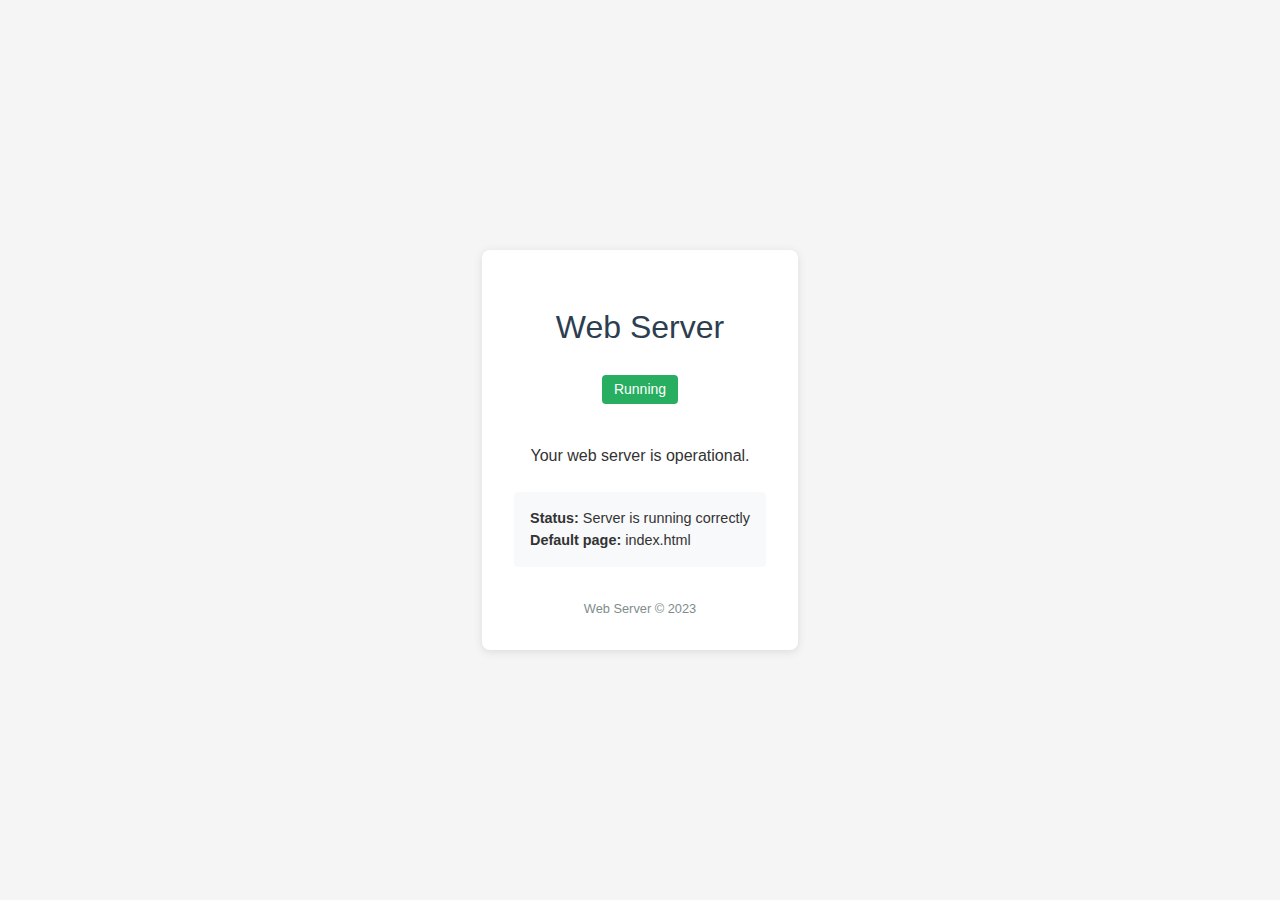
<file: config/index.html>
<!DOCTYPE html>
<html lang="en">
<head>
    <meta charset="UTF-8">
    <meta name="viewport" content="width=device-width, initial-scale=1.0">
    <title>Web Server</title>
    <style>
        body {
            font-family: -apple-system, BlinkMacSystemFont, 'Segoe UI', Roboto, sans-serif;
            margin: 0;
            padding: 0;
            display: flex;
            justify-content: center;
            align-items: center;
            min-height: 100vh;
            background-color: #f5f5f5;
            color: #333;
            line-height: 1.5;
        }
        
        .container {
            max-width: 600px;
            background: white;
            padding: 2rem;
            border-radius: 8px;
            box-shadow: 0 2px 10px rgba(0, 0, 0, 0.1);
            text-align: center;
        }
        
        h1 {
            font-weight: 400;
            margin-bottom: 1.5rem;
            color: #2c3e50;
        }
        
        .status {
            display: inline-block;
            background: #27ae60;
            color: white;
            padding: 0.25rem 0.75rem;
            border-radius: 4px;
            font-size: 0.875rem;
            margin-bottom: 1.5rem;
        }
        
        .info {
            text-align: left;
            background: #f8f9fa;
            padding: 1rem;
            border-radius: 4px;
            margin: 1.5rem 0;
            font-size: 0.9rem;
        }
        
        .footer {
            margin-top: 2rem;
            font-size: 0.8rem;
            color: #7f8c8d;
        }
    </style>
</head>
<body>
    <div class="container">
        <h1>Web Server</h1>
        <div class="status">Running</div>
        <p>Your web server is operational.</p>
        
        <div class="info">
            <div><strong>Status:</strong> Server is running correctly</div>
            <div><strong>Default page:</strong> index.html</div>
        </div>
        
        <div class="footer">
            Web Server &copy; 2023
        </div>
    </div>
</body>
</html>
</file>
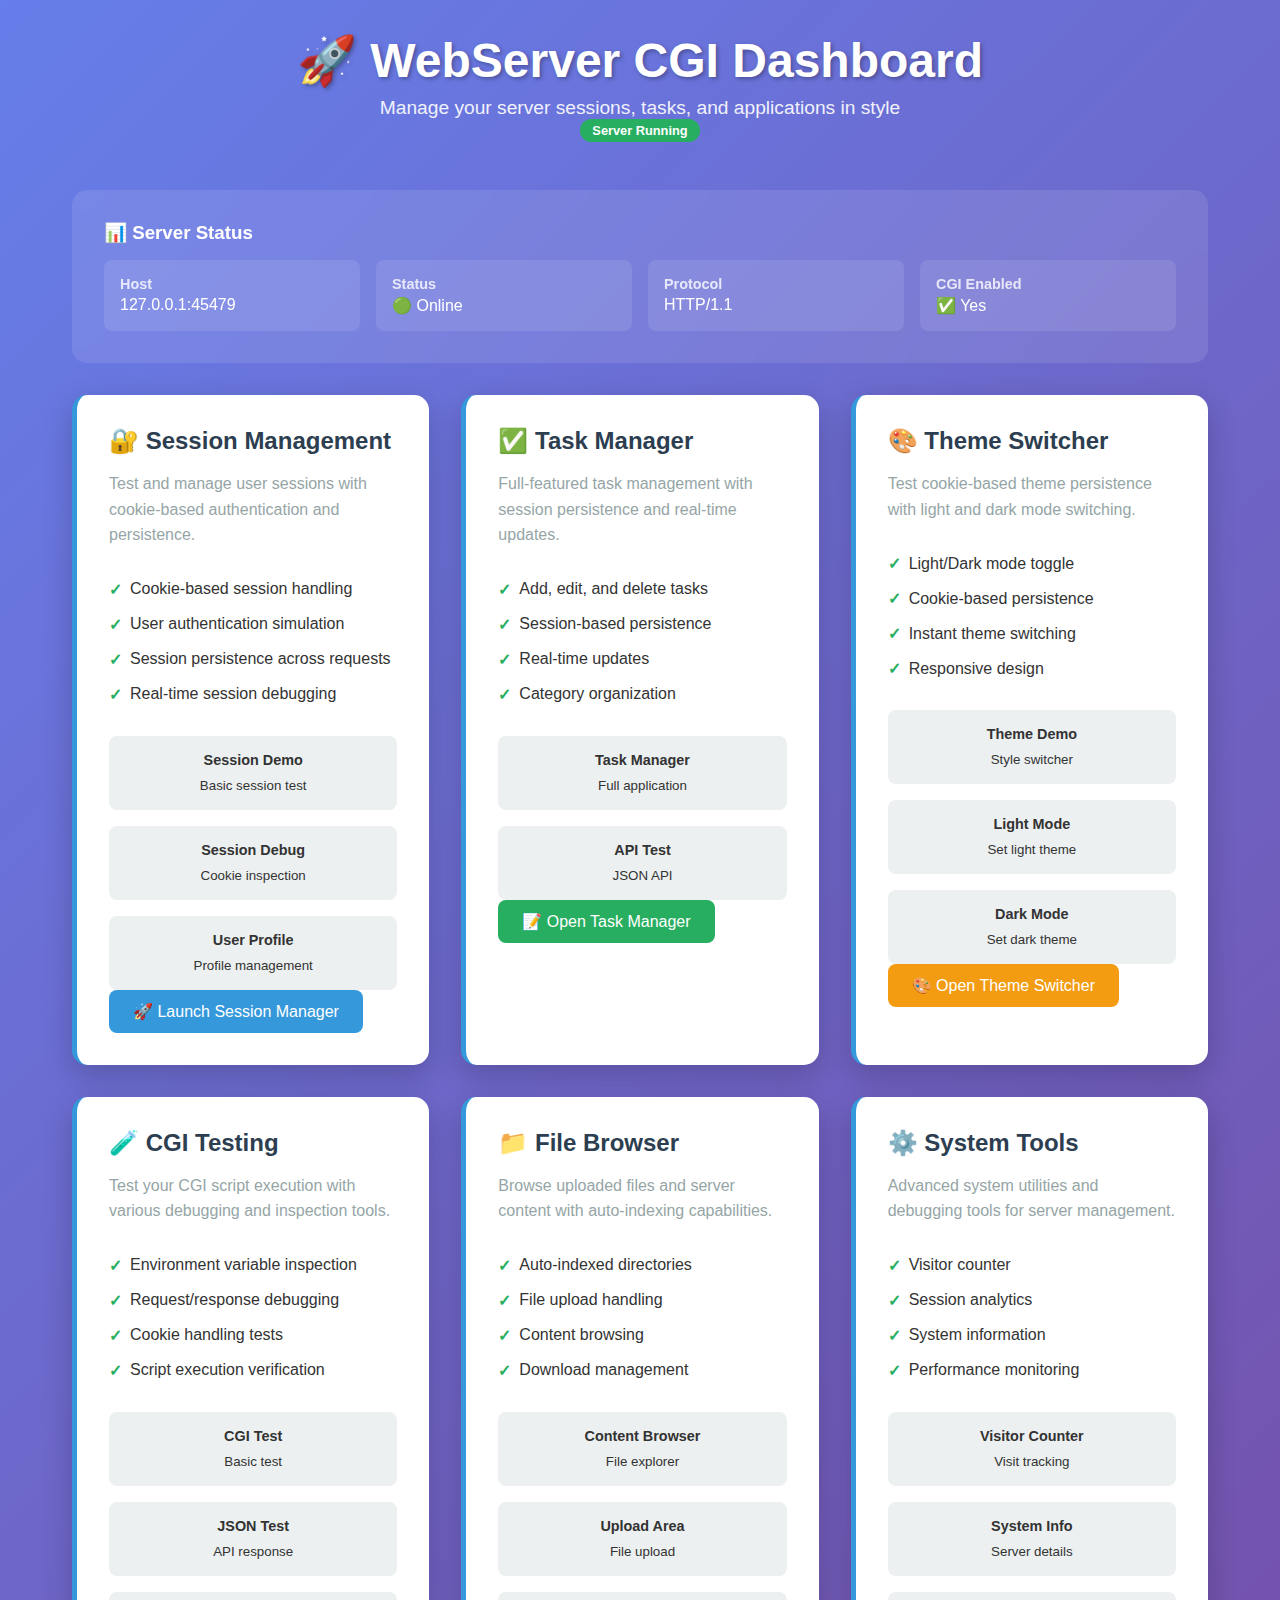
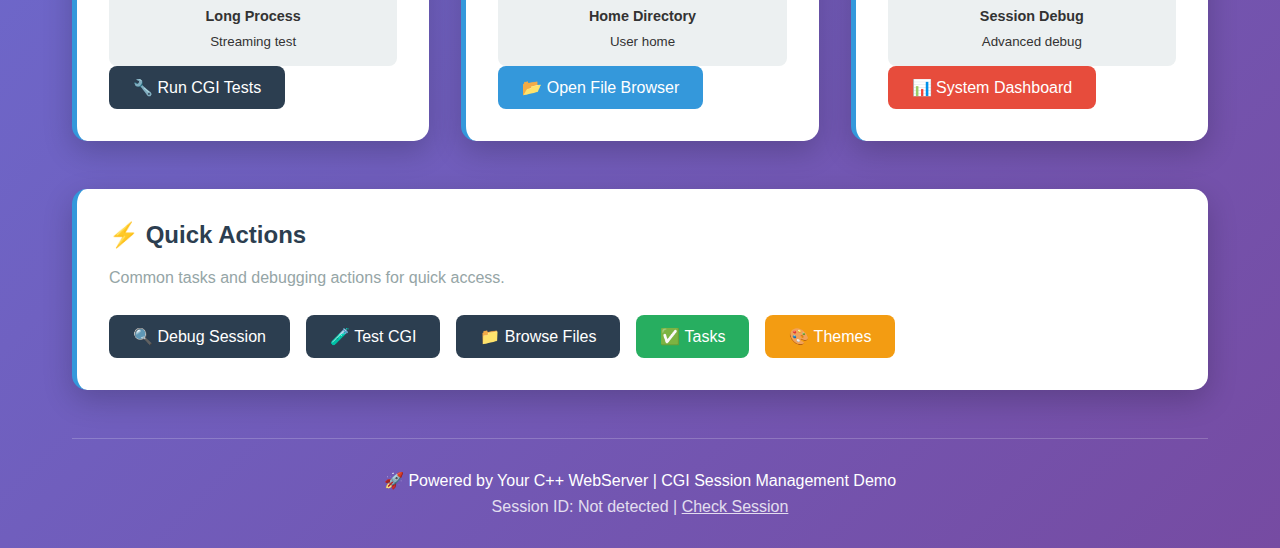
<file: www/task-manager/index.html>
<!DOCTYPE html>
<html lang="en">
<head>
    <meta charset="UTF-8">
    <meta name="viewport" content="width=device-width, initial-scale=1.0">
    <title>WebServer CGI Dashboard</title>
    <style>
        * {
            margin: 0;
            padding: 0;
            box-sizing: border-box;
        }

        :root {
            --primary: #3498db;
            --primary-dark: #2980b9;
            --secondary: #2c3e50;
            --success: #27ae60;
            --warning: #f39c12;
            --danger: #e74c3c;
            --light: #ecf0f1;
            --dark: #2c3e50;
            --gray: #95a5a6;
        }

        body {
            font-family: 'Segoe UI', Tahoma, Geneva, Verdana, sans-serif;
            background: linear-gradient(135deg, #667eea 0%, #764ba2 100%);
            min-height: 100vh;
            color: #333;
        }

        .container {
            max-width: 1200px;
            margin: 0 auto;
            padding: 2rem;
        }

        .header {
            text-align: center;
            margin-bottom: 3rem;
            color: white;
        }

        .header h1 {
            font-size: 3rem;
            margin-bottom: 0.5rem;
            text-shadow: 2px 2px 4px rgba(0,0,0,0.3);
        }

        .header p {
            font-size: 1.2rem;
            opacity: 0.9;
        }

        .dashboard {
            display: grid;
            grid-template-columns: repeat(auto-fit, minmax(350px, 1fr));
            gap: 2rem;
            margin-bottom: 3rem;
        }

        .card {
            background: white;
            border-radius: 15px;
            padding: 2rem;
            box-shadow: 0 10px 30px rgba(0,0,0,0.2);
            transition: transform 0.3s ease, box-shadow 0.3s ease;
            border-left: 5px solid var(--primary);
        }

        .card:hover {
            transform: translateY(-5px);
            box-shadow: 0 15px 40px rgba(0,0,0,0.3);
        }

        .card h2 {
            color: var(--secondary);
            margin-bottom: 1rem;
            display: flex;
            align-items: center;
            gap: 0.5rem;
        }

        .card p {
            color: var(--gray);
            margin-bottom: 1.5rem;
            line-height: 1.6;
        }

        .feature-list {
            list-style: none;
            margin-bottom: 1.5rem;
        }

        .feature-list li {
            padding: 0.5rem 0;
            display: flex;
            align-items: center;
            gap: 0.5rem;
        }

        .feature-list li:before {
            content: "✓";
            color: var(--success);
            font-weight: bold;
        }

        .btn {
            display: inline-flex;
            align-items: center;
            gap: 0.5rem;
            padding: 0.75rem 1.5rem;
            background: var(--primary);
            color: white;
            text-decoration: none;
            border-radius: 8px;
            font-weight: 500;
            transition: all 0.3s ease;
            border: none;
            cursor: pointer;
        }

        .btn:hover {
            background: var(--primary-dark);
            transform: translateY(-2px);
        }

        .btn-secondary {
            background: var(--secondary);
        }

        .btn-success {
            background: var(--success);
        }

        .btn-warning {
            background: var(--warning);
        }

        .btn-danger {
            background: var(--danger);
        }

        .card-grid {
            display: grid;
            grid-template-columns: repeat(auto-fit, minmax(250px, 1fr));
            gap: 1rem;
            margin-top: 1rem;
        }

        .mini-card {
            background: var(--light);
            padding: 1rem;
            border-radius: 8px;
            text-align: center;
            transition: all 0.3s ease;
        }

        .mini-card:hover {
            background: var(--primary);
            color: white;
            transform: scale(1.05);
        }

        .mini-card h4 {
            margin-bottom: 0.5rem;
            font-size: 0.9rem;
        }

        .mini-card a {
            color: inherit;
            text-decoration: none;
            display: block;
        }

        .status-badge {
            display: inline-block;
            padding: 0.25rem 0.75rem;
            background: var(--success);
            color: white;
            border-radius: 20px;
            font-size: 0.8rem;
            font-weight: bold;
        }

        .server-info {
            background: rgba(255,255,255,0.1);
            backdrop-filter: blur(10px);
            border-radius: 15px;
            padding: 2rem;
            color: white;
            margin-bottom: 2rem;
        }

        .server-info h3 {
            margin-bottom: 1rem;
            display: flex;
            align-items: center;
            gap: 0.5rem;
        }

        .info-grid {
            display: grid;
            grid-template-columns: repeat(auto-fit, minmax(200px, 1fr));
            gap: 1rem;
        }

        .info-item {
            background: rgba(255,255,255,0.1);
            padding: 1rem;
            border-radius: 8px;
        }

        .info-item strong {
            display: block;
            margin-bottom: 0.25rem;
            font-size: 0.9rem;
            opacity: 0.8;
        }

        .footer {
            text-align: center;
            color: white;
            margin-top: 3rem;
            padding-top: 2rem;
            border-top: 1px solid rgba(255,255,255,0.2);
        }

        /* Responsive */
        @media (max-width: 768px) {
            .container {
                padding: 1rem;
            }
            
            .header h1 {
                font-size: 2rem;
            }
            
            .dashboard {
                grid-template-columns: 1fr;
            }
        }

        /* Animations */
        @keyframes fadeIn {
            from { opacity: 0; transform: translateY(20px); }
            to { opacity: 1; transform: translateY(0); }
        }

        .card {
            animation: fadeIn 0.6s ease forwards;
        }

        .card:nth-child(1) { animation-delay: 0.1s; }
        .card:nth-child(2) { animation-delay: 0.2s; }
        .card:nth-child(3) { animation-delay: 0.3s; }
        .card:nth-child(4) { animation-delay: 0.4s; }
        .card:nth-child(5) { animation-delay: 0.5s; }
        .card:nth-child(6) { animation-delay: 0.6s; }
    </style>
</head>
<body>
    <div class="container">
        <!-- Header -->
        <div class="header">
            <h1>🚀 WebServer CGI Dashboard</h1>
            <p>Manage your server sessions, tasks, and applications in style</p>
            <div class="status-badge">Server Running</div>
        </div>

        <!-- Server Information -->
        <div class="server-info">
            <h3>📊 Server Status</h3>
            <div class="info-grid">
                <div class="info-item">
                    <strong>Host</strong>
                    <span id="server-host">localhost:8080</span>
                </div>
                <div class="info-item">
                    <strong>Status</strong>
                    <span>🟢 Online</span>
                </div>
                <div class="info-item">
                    <strong>Protocol</strong>
                    <span>HTTP/1.1</span>
                </div>
                <div class="info-item">
                    <strong>CGI Enabled</strong>
                    <span>✅ Yes</span>
                </div>
            </div>
        </div>

        <!-- Main Dashboard -->
        <div class="dashboard">
            <!-- Session Management Card -->
            <div class="card">
                <h2>🔐 Session Management</h2>
                <p>Test and manage user sessions with cookie-based authentication and persistence.</p>
                <ul class="feature-list">
                    <li>Cookie-based session handling</li>
                    <li>User authentication simulation</li>
                    <li>Session persistence across requests</li>
                    <li>Real-time session debugging</li>
                </ul>
                <div class="card-grid">
                    <div class="mini-card">
                        <a href="/cgi-bin/session_demo.py">
                            <h4>Session Demo</h4>
                            <small>Basic session test</small>
                        </a>
                    </div>
                    <div class="mini-card">
                        <a href="/cgi-bin/session_reader.py">
                            <h4>Session Debug</h4>
                            <small>Cookie inspection</small>
                        </a>
                    </div>
                    <div class="mini-card">
                        <a href="/cgi-bin/user_profile.py">
                            <h4>User Profile</h4>
                            <small>Profile management</small>
                        </a>
                    </div>
                </div>
                <a href="/cgi-bin/session_demo.py" class="btn">
                    🚀 Launch Session Manager
                </a>
            </div>

            <!-- Task Management Card -->
            <div class="card">
                <h2>✅ Task Manager</h2>
                <p>Full-featured task management with session persistence and real-time updates.</p>
                <ul class="feature-list">
                    <li>Add, edit, and delete tasks</li>
                    <li>Session-based persistence</li>
                    <li>Real-time updates</li>
                    <li>Category organization</li>
                </ul>
                <div class="card-grid">
                    <div class="mini-card">
                        <a href="/cgi-bin/task_manager.py">
                            <h4>Task Manager</h4>
                            <small>Full application</small>
                        </a>
                    </div>
                    <div class="mini-card">
                        <a href="/cgi-bin/task_api.py?action=get_tasks">
                            <h4>API Test</h4>
                            <small>JSON API</small>
                        </a>
                    </div>
                </div>
                <a href="/cgi-bin/task_manager.py" class="btn btn-success">
                    📝 Open Task Manager
                </a>
            </div>

            <!-- Theme & UI Card -->
            <div class="card">
                <h2>🎨 Theme Switcher</h2>
                <p>Test cookie-based theme persistence with light and dark mode switching.</p>
                <ul class="feature-list">
                    <li>Light/Dark mode toggle</li>
                    <li>Cookie-based persistence</li>
                    <li>Instant theme switching</li>
                    <li>Responsive design</li>
                </ul>
                <div class="card-grid">
                    <div class="mini-card">
                        <a href="/cgi-bin/theme.py">
                            <h4>Theme Demo</h4>
                            <small>Style switcher</small>
                        </a>
                    </div>
                    <div class="mini-card">
                        <a href="/cgi-bin/theme.py?theme=light">
                            <h4>Light Mode</h4>
                            <small>Set light theme</small>
                        </a>
                    </div>
                    <div class="mini-card">
                        <a href="/cgi-bin/theme.py?theme=dark">
                            <h4>Dark Mode</h4>
                            <small>Set dark theme</small>
                        </a>
                    </div>
                </div>
                <a href="/cgi-bin/theme.py" class="btn btn-warning">
                    🎨 Open Theme Switcher
                </a>
            </div>

            <!-- CGI Testing Card -->
            <div class="card">
                <h2>🧪 CGI Testing</h2>
                <p>Test your CGI script execution with various debugging and inspection tools.</p>
                <ul class="feature-list">
                    <li>Environment variable inspection</li>
                    <li>Request/response debugging</li>
                    <li>Cookie handling tests</li>
                    <li>Script execution verification</li>
                </ul>
                <div class="card-grid">
                    <div class="mini-card">
                        <a href="/cgi-bin/test.py">
                            <h4>CGI Test</h4>
                            <small>Basic test</small>
                        </a>
                    </div>
                    <div class="mini-card">
                        <a href="/cgi-bin/test1.py">
                            <h4>JSON Test</h4>
                            <small>API response</small>
                        </a>
                    </div>
                    <div class="mini-card">
                        <a href="/cgi-bin/while.py">
                            <h4>Long Process</h4>
                            <small>Streaming test</small>
                        </a>
                    </div>
                </div>
                <a href="/cgi-bin/test.py" class="btn btn-secondary">
                    🔧 Run CGI Tests
                </a>
            </div>

            <!-- File Management Card -->
            <div class="card">
                <h2>📁 File Browser</h2>
                <p>Browse uploaded files and server content with auto-indexing capabilities.</p>
                <ul class="feature-list">
                    <li>Auto-indexed directories</li>
                    <li>File upload handling</li>
                    <li>Content browsing</li>
                    <li>Download management</li>
                </ul>
                <div class="card-grid">
                    <div class="mini-card">
                        <a href="/content/">
                            <h4>Content Browser</h4>
                            <small>File explorer</small>
                        </a>
                    </div>
                    <div class="mini-card">
                        <a href="/upload/">
                            <h4>Upload Area</h4>
                            <small>File upload</small>
                        </a>
                    </div>
                    <div class="mini-card">
                        <a href="/home/">
                            <h4>Home Directory</h4>
                            <small>User home</small>
                        </a>
                    </div>
                </div>
                <a href="/content/" class="btn">
                    📂 Open File Browser
                </a>
            </div>

            <!-- System Tools Card -->
            <div class="card">
                <h2>⚙️ System Tools</h2>
                <p>Advanced system utilities and debugging tools for server management.</p>
                <ul class="feature-list">
                    <li>Visitor counter</li>
                    <li>Session analytics</li>
                    <li>System information</li>
                    <li>Performance monitoring</li>
                </ul>
                <div class="card-grid">
                    <div class="mini-card">
                        <a href="/cgi-bin/counter.py">
                            <h4>Visitor Counter</h4>
                            <small>Visit tracking</small>
                        </a>
                    </div>
                    <div class="mini-card">
                        <a href="/cgi-bin/script.py">
                            <h4>System Info</h4>
                            <small>Server details</small>
                        </a>
                    </div>
                    <div class="mini-card">
                        <a href="/cgi-bin/session_debug.py">
                            <h4>Session Debug</h4>
                            <small>Advanced debug</small>
                        </a>
                    </div>
                </div>
                <a href="/cgi-bin/counter.py" class="btn btn-danger">
                    📊 System Dashboard
                </a>
            </div>
        </div>

        <!-- Quick Actions -->
        <div class="card">
            <h2>⚡ Quick Actions</h2>
            <p>Common tasks and debugging actions for quick access.</p>
            <div style="display: flex; gap: 1rem; flex-wrap: wrap;">
                <a href="/cgi-bin/session_reader.py" class="btn btn-secondary">🔍 Debug Session</a>
                <a href="/cgi-bin/test.py" class="btn btn-secondary">🧪 Test CGI</a>
                <a href="/content/" class="btn btn-secondary">📁 Browse Files</a>
                <a href="/cgi-bin/task_manager.py" class="btn btn-success">✅ Tasks</a>
                <a href="/cgi-bin/theme.py" class="btn btn-warning">🎨 Themes</a>
            </div>
        </div>

        <!-- Footer -->
        <div class="footer">
            <p>🚀 Powered by Your C++ WebServer | CGI Session Management Demo</p>
            <p style="margin-top: 0.5rem; opacity: 0.8;">
                Session ID: <span id="session-display">Not detected</span> | 
                <a href="/cgi-bin/session_reader.py" style="color: white; text-decoration: underline;">Check Session</a>
            </p>
        </div>
    </div>

    <script>
        // Add some interactivity
        document.addEventListener('DOMContentLoaded', function() {
            // Update server host display
            document.getElementById('server-host').textContent = window.location.host;
            
            // Try to detect session from cookies
            function getCookie(name) {
                const value = `; ${document.cookie}`;
                const parts = value.split(`; ${name}=`);
                if (parts.length === 2) return parts.pop().split(';').shift();
            }
            
            const sessionId = getCookie('SESSION_ID');
            if (sessionId) {
                document.getElementById('session-display').textContent = 
                    sessionId.substring(0, 8) + '...';
            }
            
            // Add loading states to buttons
            document.querySelectorAll('.btn').forEach(btn => {
                btn.addEventListener('click', function(e) {
                    if (this.href) {
                        this.innerHTML = '⏳ Loading...';
                        setTimeout(() => {
                            this.innerHTML = this.getAttribute('data-original') || this.innerHTML;
                        }, 2000);
                    }
                });
            });
        });
    </script>
</body>
</html>
</file>
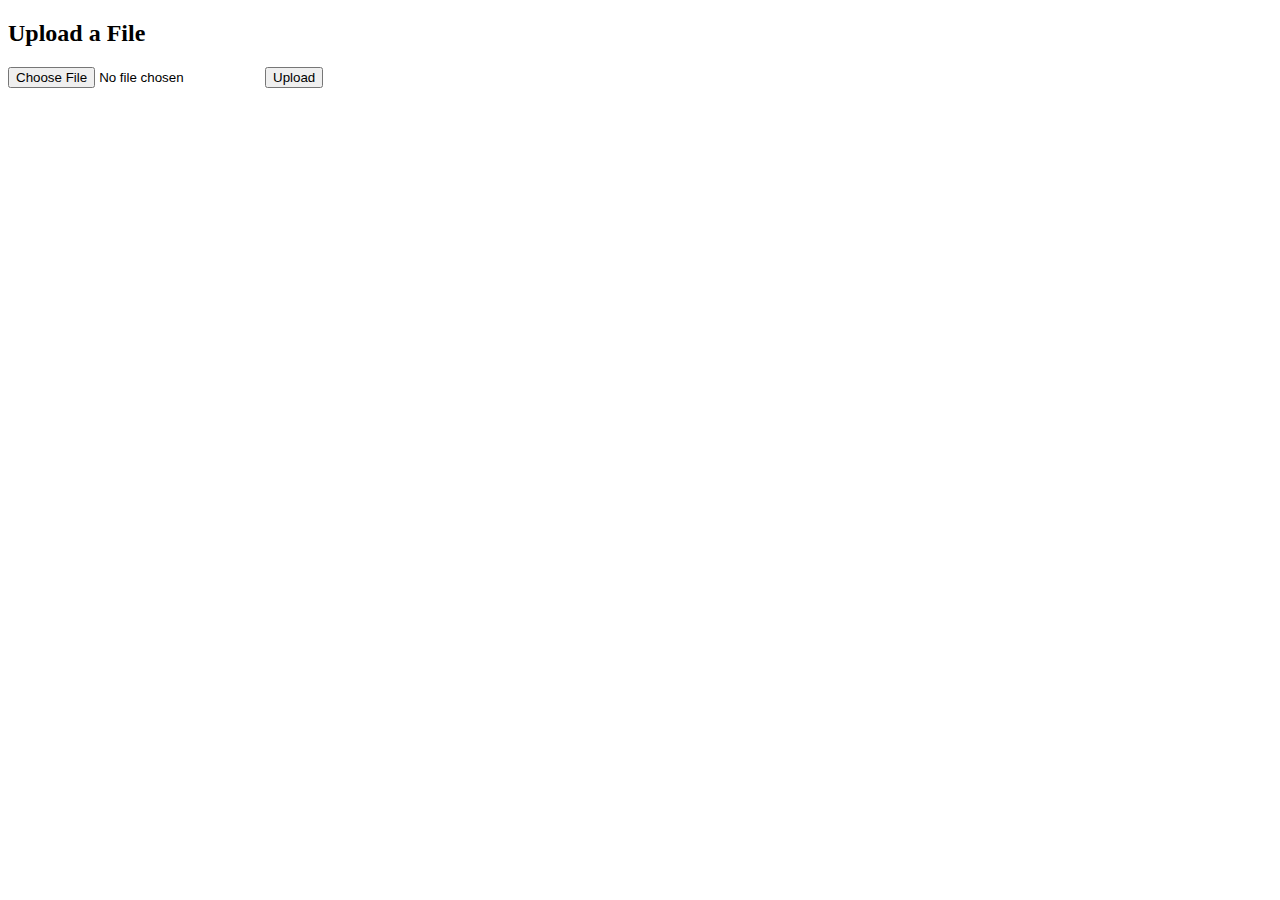
<file: www/upload/index.html>
<!DOCTYPE html>
<html lang="en">
<head>
    <meta charset="UTF-8">
    <title>Upload File</title>
</head>
<body>
    <h2>Upload a File</h2>
    <form action="/upload" method="post" enctype="multipart/form-data">
        <input type="file" name="myfile">
        <input type="submit" value="Upload">
    </form>
</body>
</html>
</file>
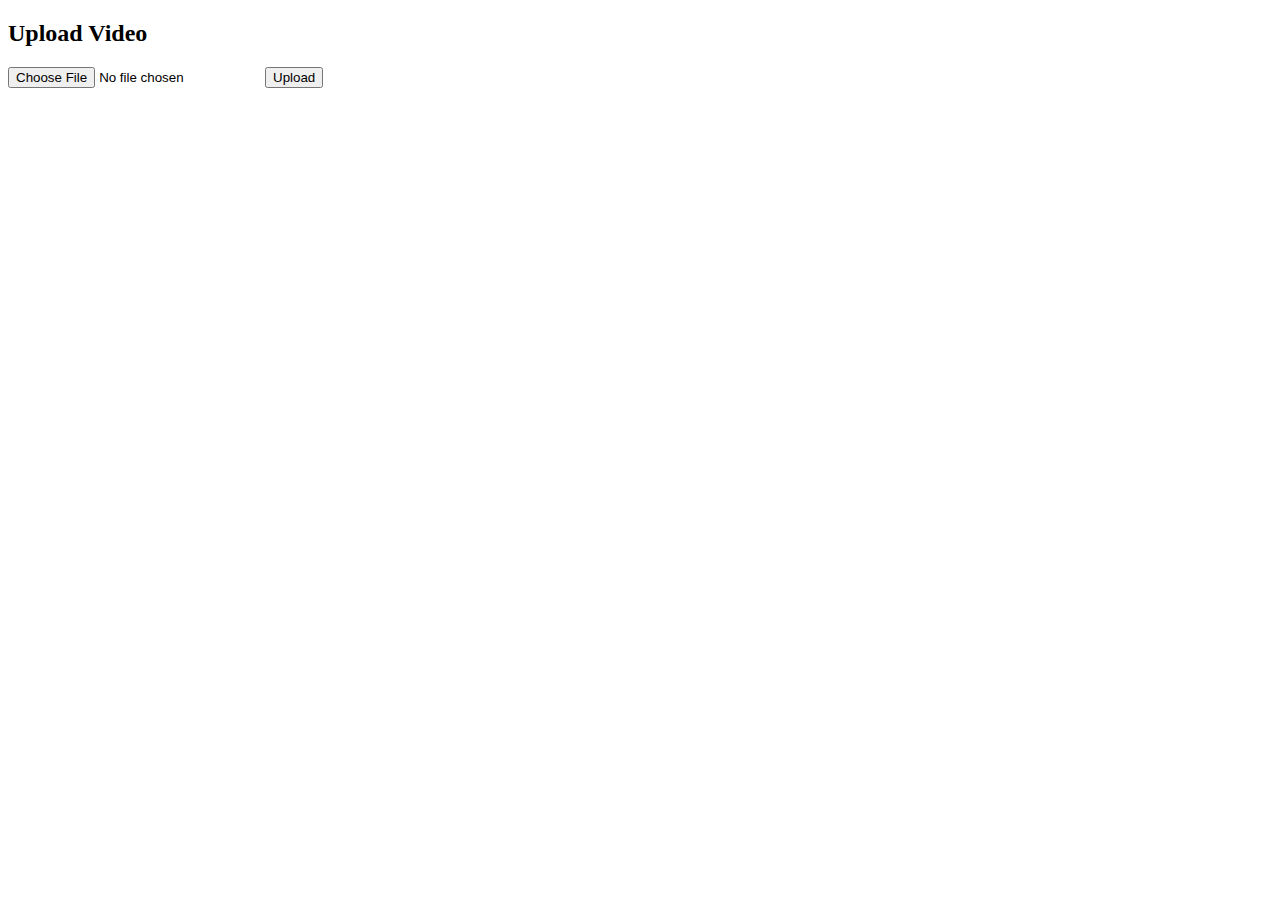
<file: www/uploadVideo.html>
<!DOCTYPE html>
<html lang="en">
<head>
    <meta charset="UTF-8">
    <title>Upload Video</title>
</head>
<body>
    <h2>Upload Video</h2>
    <form action="/upload/videos" method="post" enctype="multipart/form-data">
        <input type="file" name="myfile">
        <input type="submit" value="Upload">
    </form>
</body>
</html>
</file>
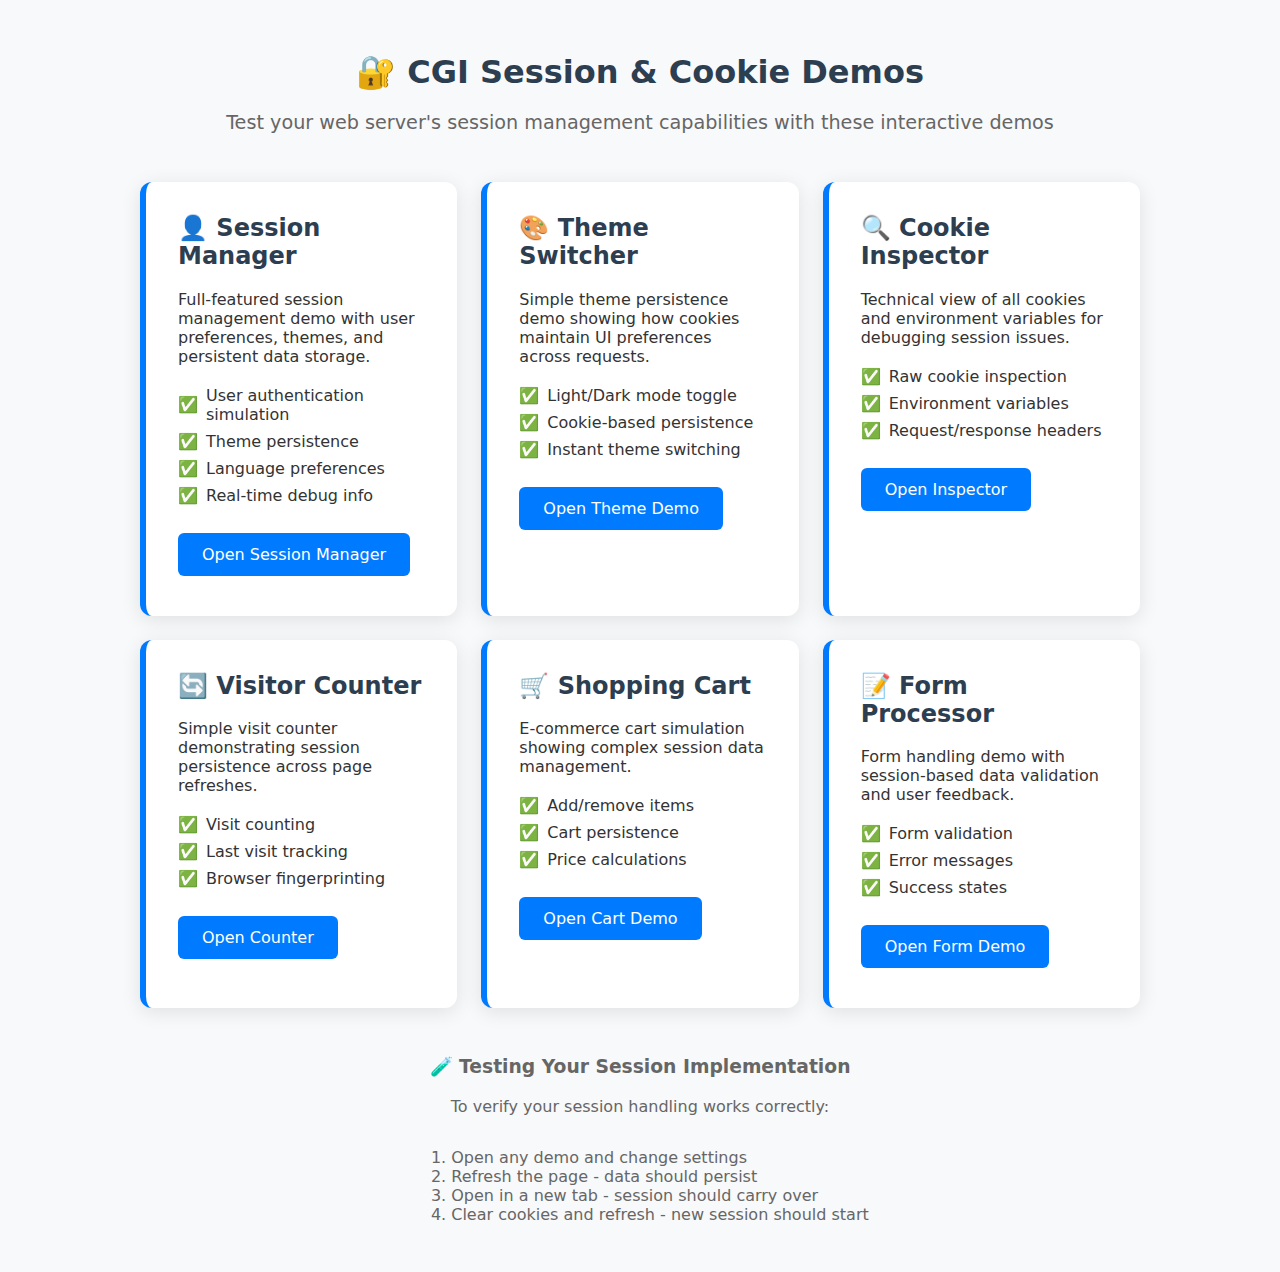
<file: www/cgi-bin/htm.html>
<!DOCTYPE html>
<html lang="en">
<head>
    <meta charset="UTF-8">
    <meta name="viewport" content="width=device-width, initial-scale=1.0">
    <title>CGI Session Demos</title>
    <style>
        body {
            font-family: system-ui, sans-serif;
            margin: 0;
            padding: 2rem;
            background: #f8f9fa;
            color: #333;
        }
        .container {
            max-width: 1000px;
            margin: 0 auto;
        }
        .demo-grid {
            display: grid;
            grid-template-columns: repeat(auto-fit, minmax(300px, 1fr));
            gap: 1.5rem;
            margin: 2rem 0;
        }
        .demo-card {
            background: white;
            padding: 2rem;
            border-radius: 12px;
            box-shadow: 0 4px 20px rgba(0,0,0,0.1);
            border-left: 6px solid #007bff;
            transition: transform 0.2s ease, box-shadow 0.2s ease;
        }
        .demo-card:hover {
            transform: translateY(-5px);
            box-shadow: 0 8px 30px rgba(0,0,0,0.15);
        }
        .demo-card h2 {
            margin-top: 0;
            color: #2c3e50;
            display: flex;
            align-items: center;
            gap: 0.5rem;
        }
        .btn {
            display: inline-flex;
            align-items: center;
            gap: 0.5rem;
            padding: 0.75rem 1.5rem;
            background: #007bff;
            color: white;
            text-decoration: none;
            border-radius: 6px;
            margin: 0.5rem 0;
            transition: background 0.2s ease;
        }
        .btn:hover {
            background: #0056b3;
        }
        .feature-list {
            list-style: none;
            padding: 0;
        }
        .feature-list li {
            padding: 0.25rem 0;
            display: flex;
            align-items: center;
            gap: 0.5rem;
        }
        .feature-list li:before {
            content: "✅";
        }
        .header {
            text-align: center;
            margin-bottom: 3rem;
        }
        .header h1 {
            color: #2c3e50;
            margin-bottom: 0.5rem;
        }
        .header p {
            color: #666;
            font-size: 1.2rem;
        }
    </style>
</head>
<body>
    <div class="container">
        <div class="header">
            <h1>🔐 CGI Session & Cookie Demos</h1>
            <p>Test your web server's session management capabilities with these interactive demos</p>
        </div>
        
        <div class="demo-grid">
            <div class="demo-card">
                <h2>👤 Session Manager</h2>
                <p>Full-featured session management demo with user preferences, themes, and persistent data storage.</p>
                <ul class="feature-list">
                    <li>User authentication simulation</li>
                    <li>Theme persistence</li>
                    <li>Language preferences</li>
                    <li>Real-time debug info</li>
                </ul>
                <a href="/cgi-bin/session_demo.py" class="btn">Open Session Manager</a>
            </div>
            
            <div class="demo-card">
                <h2>🎨 Theme Switcher</h2>
                <p>Simple theme persistence demo showing how cookies maintain UI preferences across requests.</p>
                <ul class="feature-list">
                    <li>Light/Dark mode toggle</li>
                    <li>Cookie-based persistence</li>
                    <li>Instant theme switching</li>
                </ul>
                <a href="/cgi-bin/theme.py" class="btn">Open Theme Demo</a>
            </div>
            
            <div class="demo-card">
                <h2>🔍 Cookie Inspector</h2>
                <p>Technical view of all cookies and environment variables for debugging session issues.</p>
                <ul class="feature-list">
                    <li>Raw cookie inspection</li>
                    <li>Environment variables</li>
                    <li>Request/response headers</li>
                </ul>
                <a href="/cgi-bin/test.py" class="btn">Open Inspector</a>
            </div>
            
            <div class="demo-card">
                <h2>🔄 Visitor Counter</h2>
                <p>Simple visit counter demonstrating session persistence across page refreshes.</p>
                <ul class="feature-list">
                    <li>Visit counting</li>
                    <li>Last visit tracking</li>
                    <li>Browser fingerprinting</li>
                </ul>
                <a href="/cgi-bin/counter.py" class="btn">Open Counter</a>
            </div>
            
            <div class="demo-card">
                <h2>🛒 Shopping Cart</h2>
                <p>E-commerce cart simulation showing complex session data management.</p>
                <ul class="feature-list">
                    <li>Add/remove items</li>
                    <li>Cart persistence</li>
                    <li>Price calculations</li>
                </ul>
                <a href="/cgi-bin/cart.py" class="btn">Open Cart Demo</a>
            </div>
            
            <div class="demo-card">
                <h2>📝 Form Processor</h2>
                <p>Form handling demo with session-based data validation and user feedback.</p>
                <ul class="feature-list">
                    <li>Form validation</li>
                    <li>Error messages</li>
                    <li>Success states</li>
                </ul>
                <a href="/cgi-bin/form.py" class="btn">Open Form Demo</a>
            </div>
        </div>
        
        <div style="text-align: center; margin-top: 3rem; color: #666;">
            <h3>🧪 Testing Your Session Implementation</h3>
            <p>To verify your session handling works correctly:</p>
            <ol style="display: inline-block; text-align: left;">
                <li>Open any demo and change settings</li>
                <li>Refresh the page - data should persist</li>
                <li>Open in a new tab - session should carry over</li>
                <li>Clear cookies and refresh - new session should start</li>
            </ol>
        </div>
    </div>
</body>
</html>
</file>
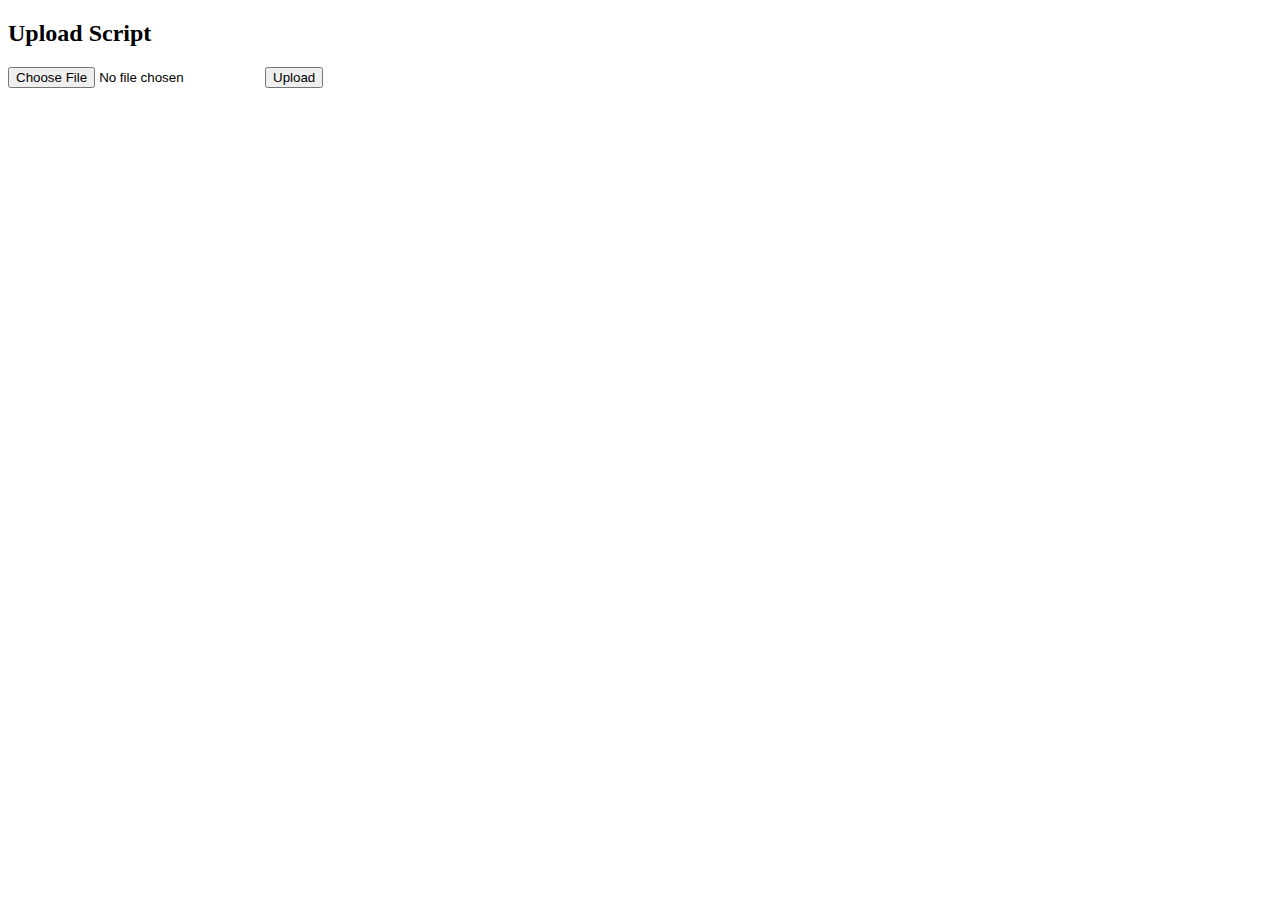
<file: www/cgi-bin/upload.html>
<!DOCTYPE html>
<html lang="en">
<head>
    <meta charset="UTF-8">
    <title>Upload Script</title>
</head>
<body>
    <h2>Upload Script</h2>
    <form action="/cgi-bin/test.txt" method="post" enctype="multipart/form-data">
        <input type="file" name="myfile">
        <input type="submit" value="Upload">
    </form>
</body>
</html>
</file>
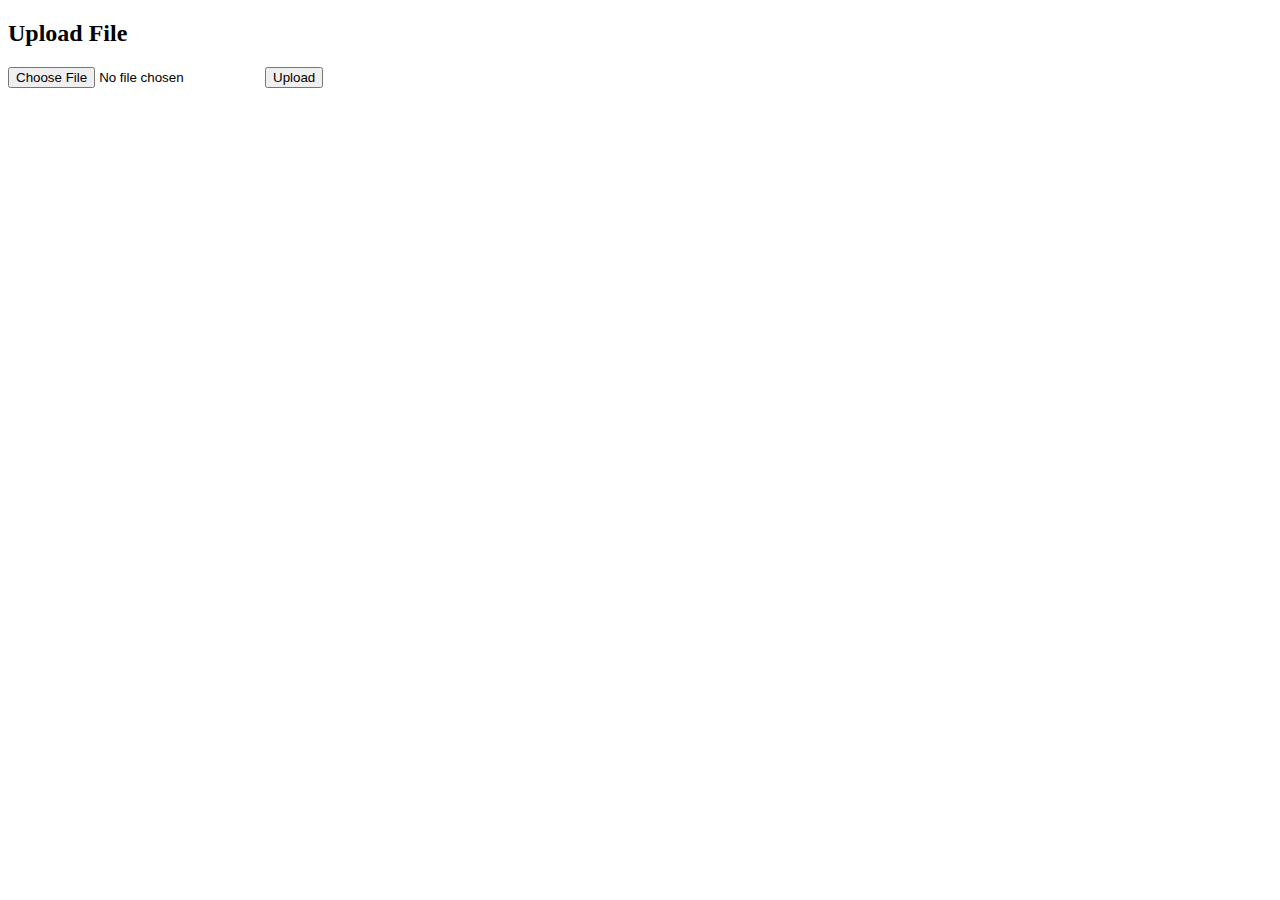
<file: www/upload/uploadFile.html>
<!DOCTYPE html>
<html lang="en">
<head>
    <meta charset="UTF-8">
    <title>Upload File</title>
</head>
<body>
    <h2>Upload File</h2>
    <form action="/upload/Files" method="post" enctype="multipart/form-data">
        <input type="file" name="myfile">
        <input type="submit" value="Upload">
    </form>
</body>
</html>
</file>
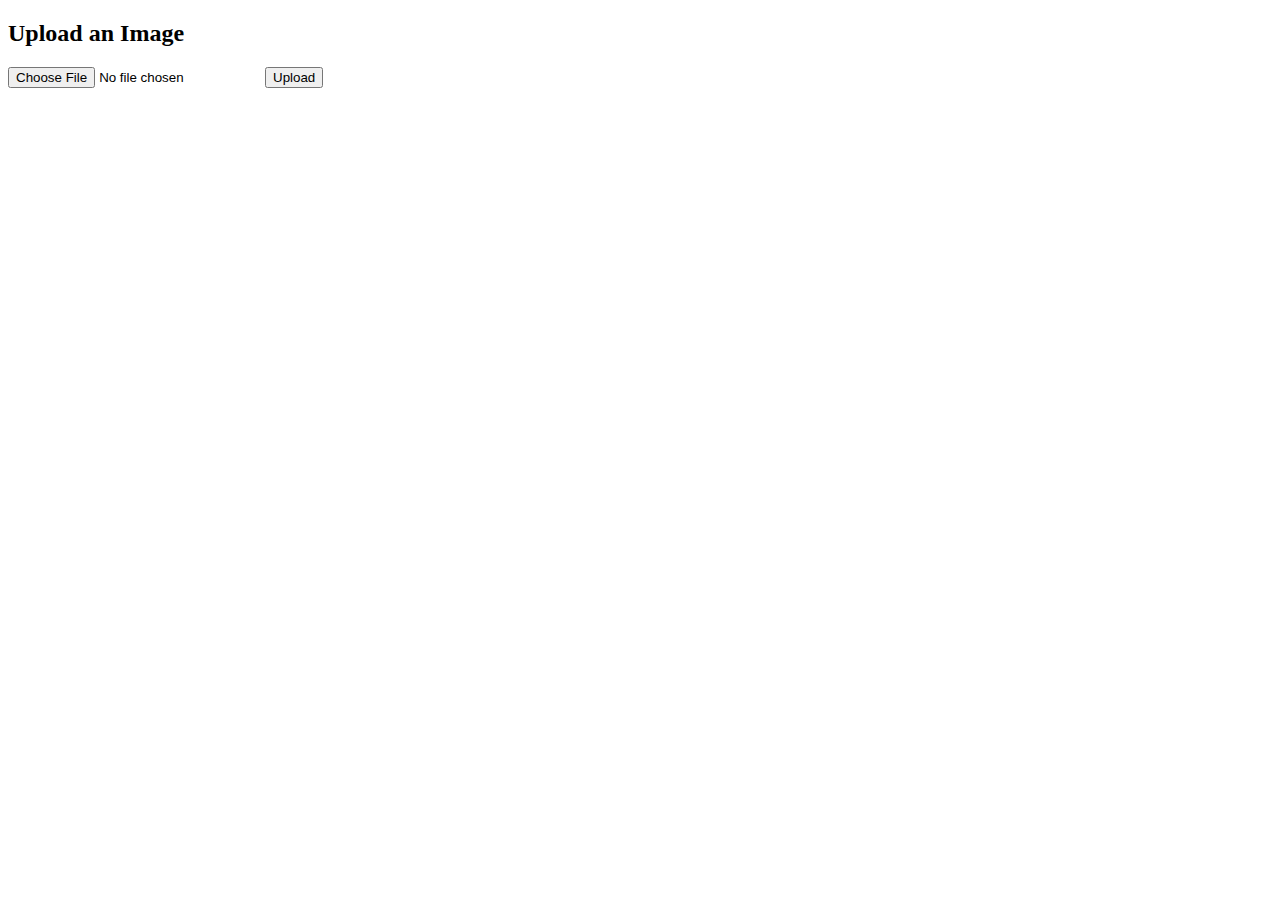
<file: www/upload/uploadImage.html>
<!DOCTYPE html>
<html lang="en">
<head>
    <meta charset="UTF-8">
    <title>Upload Image</title>
</head>
<body>
    <h2>Upload an Image</h2>
    <form action="/upload/images" method="post" enctype="multipart/form-data">
        <input type="file" name="myfile">
        <input type="submit" value="Upload">
    </form>
</body>
</html>
</file>
